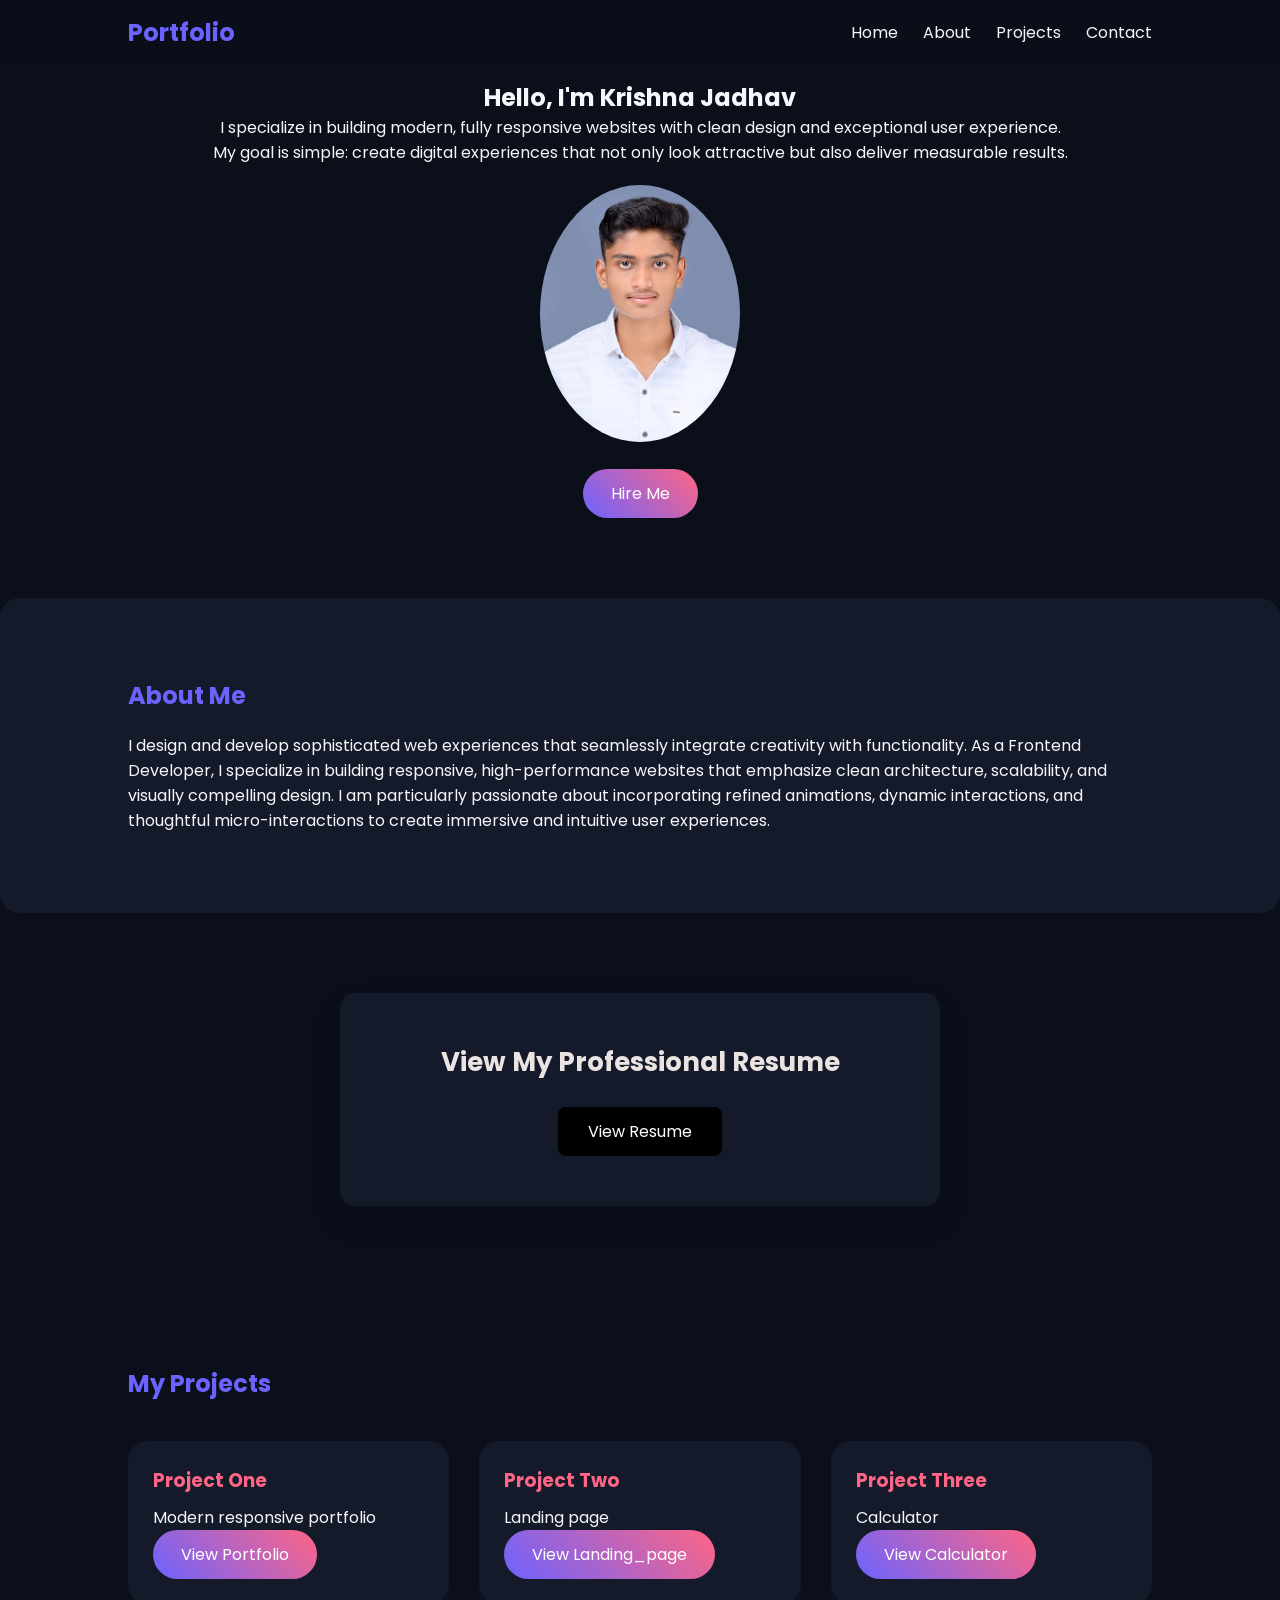
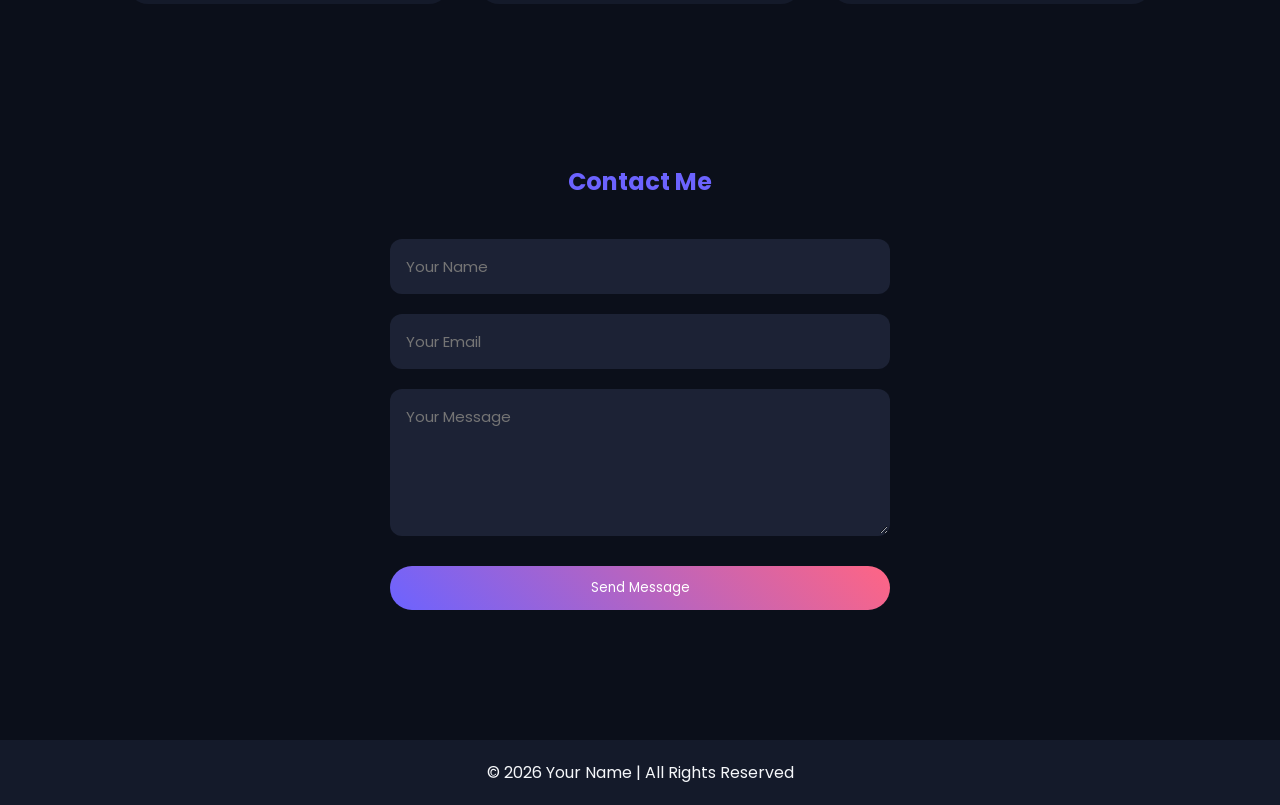
<file: index.html>
<!DOCTYPE html>
<html lang="en">
<head>
    <meta charset="UTF-8">
    <title>My Portfolio</title>
    <meta name="viewport" content="width=device-width, initial-scale=1.0">

    <!-- Google Font -->
    <link href="https://fonts.googleapis.com/css2?family=Poppins:wght@300;400;600;700&display=swap" rel="stylesheet">

    <!-- CSS File -->
    <link rel="stylesheet" href="krishna.css">
</head>

<body>

<!-- ================= NAVBAR ================= -->
<nav>
    <h2 class="logo">Portfolio</h2>

    <ul id="menu">
        <li><a href="#home">Home</a></li>
        <li><a href="#about">About</a></li>
        <li><a href="#projects">Projects</a></li>
        <li><a href="#contact">Contact</a></li>
    </ul>

    <div class="menu-btn" onclick="toggleMenu()">☰</div>
</nav>

<!-- ================= HERO ================= -->
<section class="hero" id="home">
    
    <div class="hero-content">
        <div class="hero-text">
            <h1>Hello, I'm <span>Krishna Jadhav</span></h1>
            <p>I specialize in building modern, fully responsive websites with clean design and exceptional user experience.<br>
                My goal is simple: create digital experiences that not only look attractive but also deliver measurable results.</p>
            
        </div>

        <div class="hero-image">
            <img src="profile.jpg" alt="Krishna Jadhav"><br>
            <a href="#contact" class="btn">Hire Me</a>
        </div>
    </div>

</section>
<!-- ================= ABOUT ================= -->
<section class="about" id="about">
    <h2>About Me</h2>
    <p>
       I design and develop sophisticated web experiences that seamlessly integrate creativity with functionality. As a Frontend Developer, I specialize in building responsive, high-performance websites that emphasize clean architecture, scalability, and visually compelling design.

I am particularly passionate about incorporating refined animations, dynamic interactions, and thoughtful micro-interactions to create immersive and intuitive user experiences.
    </p>
</section>

<!-- ================= RESUME ================= -->
<div class="resume-box">
    <h3>View My Professional Resume</h3>
    <a href="resume.pdf" target="_blank" class="btn">View Resume</a>
</div>
<!-- ================= PROJECTS ================= -->
<section id="projects">
    <h2 class="section-title">My Projects</h2>

    <div class="projects-container">
        <div class="project-card">
            <h3>Project One</h3>
            <p>Modern responsive portfolio</p>
            <a href="/index.html" target="_blank" class="btn">View Portfolio</a>
        </div>

        <div class="project-card">
            <h3>Project Two</h3>
            <p>Landing page</p>
            <a href="/Landing_page.html" target="_blank" class="btn">View Landing_page </a>
          
        </div>

        <div class="project-card">
            <h3>Project Three</h3>
            <p>Calculator</p>
            <a href="/calculator.html" target="_blank" class="btn">View Calculator </a>
        </div>
    </div>
</section>

<!-- ================= CONTACT ================= -->
<section class="contact" id="contact">
    <h2 class="section-title">Contact Me</h2>

    <form class="contact-form">
        <input type="text" placeholder="Your Name" required>
        <input type="email" placeholder="Your Email" required>
        <textarea rows="5" placeholder="Your Message"></textarea>
        <button type="submit" class="btn">Send Message</button>
    </form>
</section>

<!-- ================= FOOTER ================= -->
<footer>
    © <span id="year"></span> Your Name | All Rights Reserved
</footer>

<!-- JS File -->
<script src="krishna.js"></script>

</body>
</html>
</file>
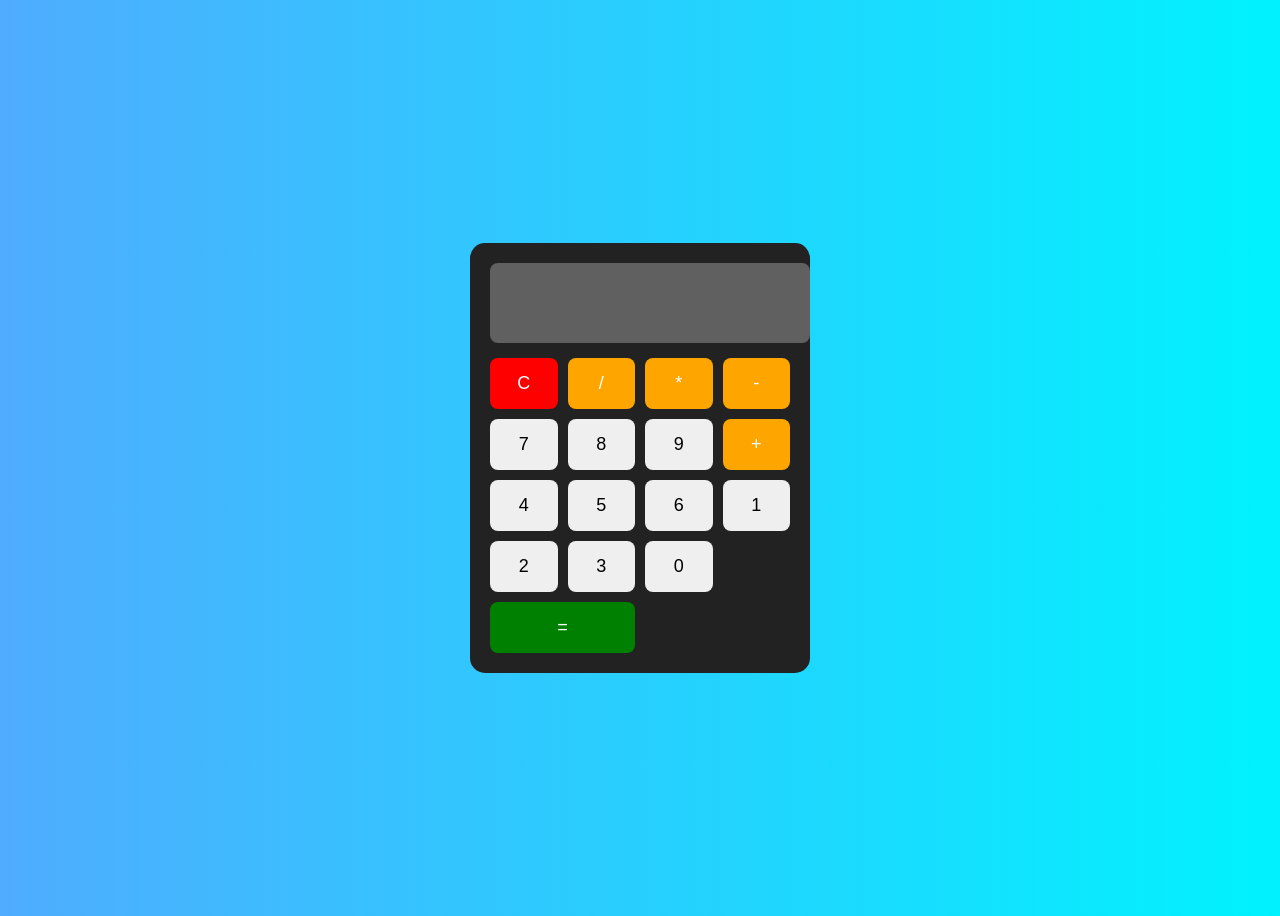
<file: calculator (1).html>
<!DOCTYPE html>
<html>
<head>
    <title>Basic Calculator</title>
    <meta name="viewport" content="width=device-width, initial-scale=1.0">

    <style>
        body {
            display: flex;
            justify-content: center;
            align-items: center;
            height: 100vh;
            background: linear-gradient(to right, #4facfe, #00f2fe);
            font-family: Arial, sans-serif;
        }

        .calculator {
            background: #222;
            padding: 20px;
            border-radius: 15px;
            width: 300px;
        }

        #display {
            width: 100%;
            height: 60px;
            font-size: 22px;
            text-align: right;
            margin-bottom: 15px;
            padding: 10px;
            border: none;
            border-radius: 8px;
        }

        .buttons {
            display: grid;
            grid-template-columns: repeat(4, 1fr);
            gap: 10px;
        }

        button {
            padding: 15px;
            font-size: 18px;
            border: none;
            border-radius: 8px;
            cursor: pointer;
        }

        button:hover {
            opacity: 0.8;
        }

        .operator {
            background-color: orange;
            color: white;
        }

        .equal {
            background-color: green;
            color: white;
            grid-column: span 2;
        }

        .clear {
            background-color: red;
            color: white;
        }
    </style>
</head>

<body>

<div class="calculator">
    <input type="text" id="display" disabled>

    <div class="buttons">
        <button class="clear">C</button>
        <button class="operator">/</button>
        <button class="operator">*</button>
        <button class="operator">-</button>

        <button>7</button>
        <button>8</button>
        <button>9</button>
        <button class="operator">+</button>

        <button>4</button>
        <button>5</button>
        <button>6</button>
        <button>1</button>

        <button>2</button>
        <button>3</button>
        <button>0</button>
        <button class="equal">=</button>
    </div>
</div>

<script>
    let display = document.getElementById("display");
    let buttons = document.querySelectorAll("button");

    let input = "";

    buttons.forEach(function(button) {

        button.addEventListener("click", function() {

            let value = button.textContent;

            if (value === "C") {
                input = "";
                display.value = "";
            }

            else if (value === "=") {
                try {
                    input = eval(input);   // perform calculation
                    display.value = input;
                } 
                catch {
                    display.value = "Error";
                }
            }

            else {
                input += value;
                display.value = input;
            }

        });

    });
</script>

</body>
</html>
</file>
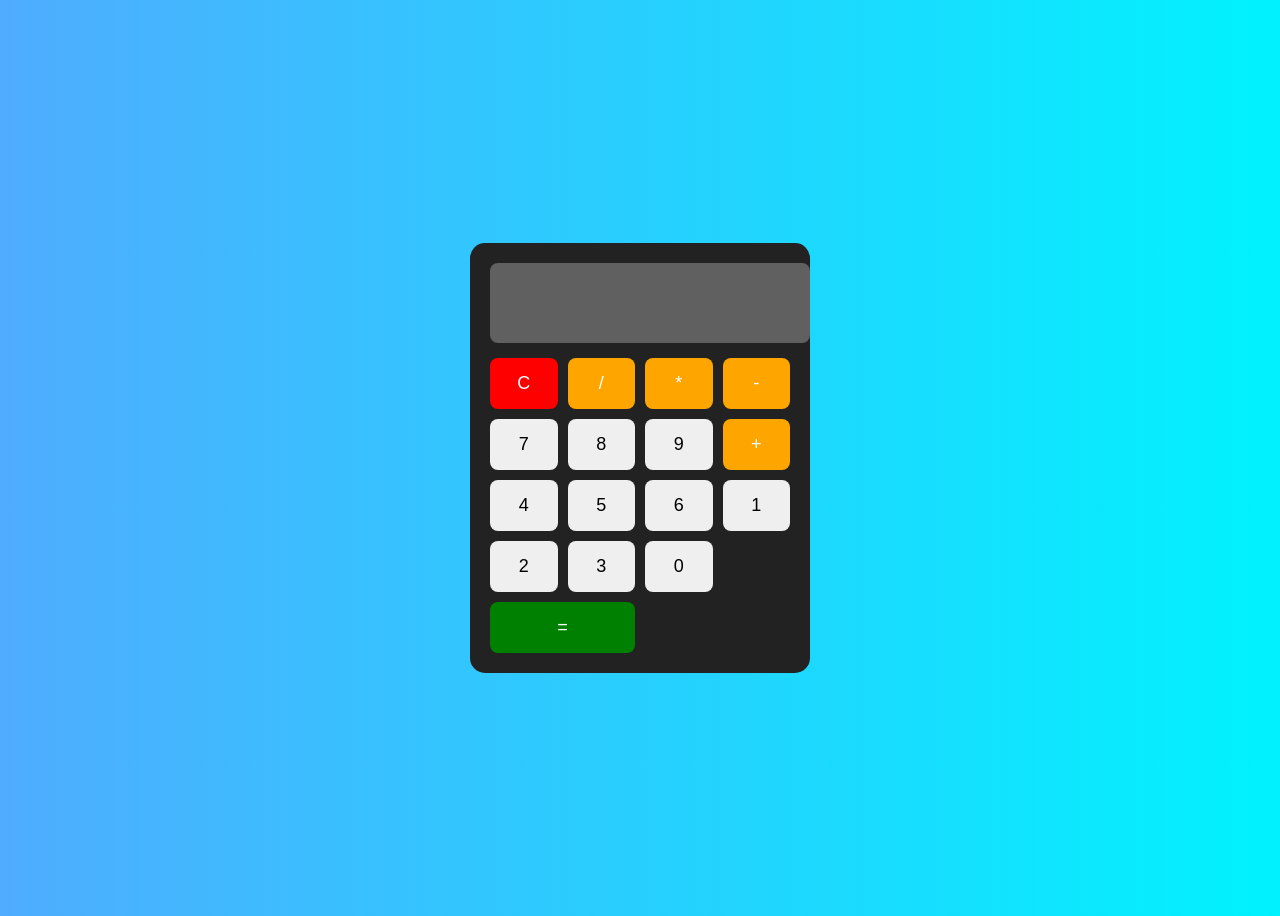
<file: calculator.html>
<!DOCTYPE html>
<html>
<head>
    <title>Basic Calculator</title>
    <meta name="viewport" content="width=device-width, initial-scale=1.0">

    <style>
        body {
            display: flex;
            justify-content: center;
            align-items: center;
            height: 100vh;
            background: linear-gradient(to right, #4facfe, #00f2fe);
            font-family: Arial, sans-serif;
        }

        .calculator {
            background: #222;
            padding: 20px;
            border-radius: 15px;
            width: 300px;
        }

        #display {
            width: 100%;
            height: 60px;
            font-size: 22px;
            text-align: right;
            margin-bottom: 15px;
            padding: 10px;
            border: none;
            border-radius: 8px;
        }

        .buttons {
            display: grid;
            grid-template-columns: repeat(4, 1fr);
            gap: 10px;
        }

        button {
            padding: 15px;
            font-size: 18px;
            border: none;
            border-radius: 8px;
            cursor: pointer;
        }

        button:hover {
            opacity: 0.8;
        }

        .operator {
            background-color: orange;
            color: white;
        }

        .equal {
            background-color: green;
            color: white;
            grid-column: span 2;
        }

        .clear {
            background-color: red;
            color: white;
        }
    </style>
</head>

<body>

<div class="calculator">
    <input type="text" id="display" disabled>

    <div class="buttons">
        <button class="clear">C</button>
        <button class="operator">/</button>
        <button class="operator">*</button>
        <button class="operator">-</button>

        <button>7</button>
        <button>8</button>
        <button>9</button>
        <button class="operator">+</button>

        <button>4</button>
        <button>5</button>
        <button>6</button>
        <button>1</button>

        <button>2</button>
        <button>3</button>
        <button>0</button>
        <button class="equal">=</button>
    </div>
</div>

<script>
    let display = document.getElementById("display");
    let buttons = document.querySelectorAll("button");

    let input = "";

    buttons.forEach(function(button) {

        button.addEventListener("click", function() {

            let value = button.textContent;

            if (value === "C") {
                input = "";
                display.value = "";
            }

            else if (value === "=") {
                try {
                    input = eval(input);   // perform calculation
                    display.value = input;
                } 
                catch {
                    display.value = "Error";
                }
            }

            else {
                input += value;
                display.value = input;
            }

        });

    });
</script>

</body>
</html>
</file>
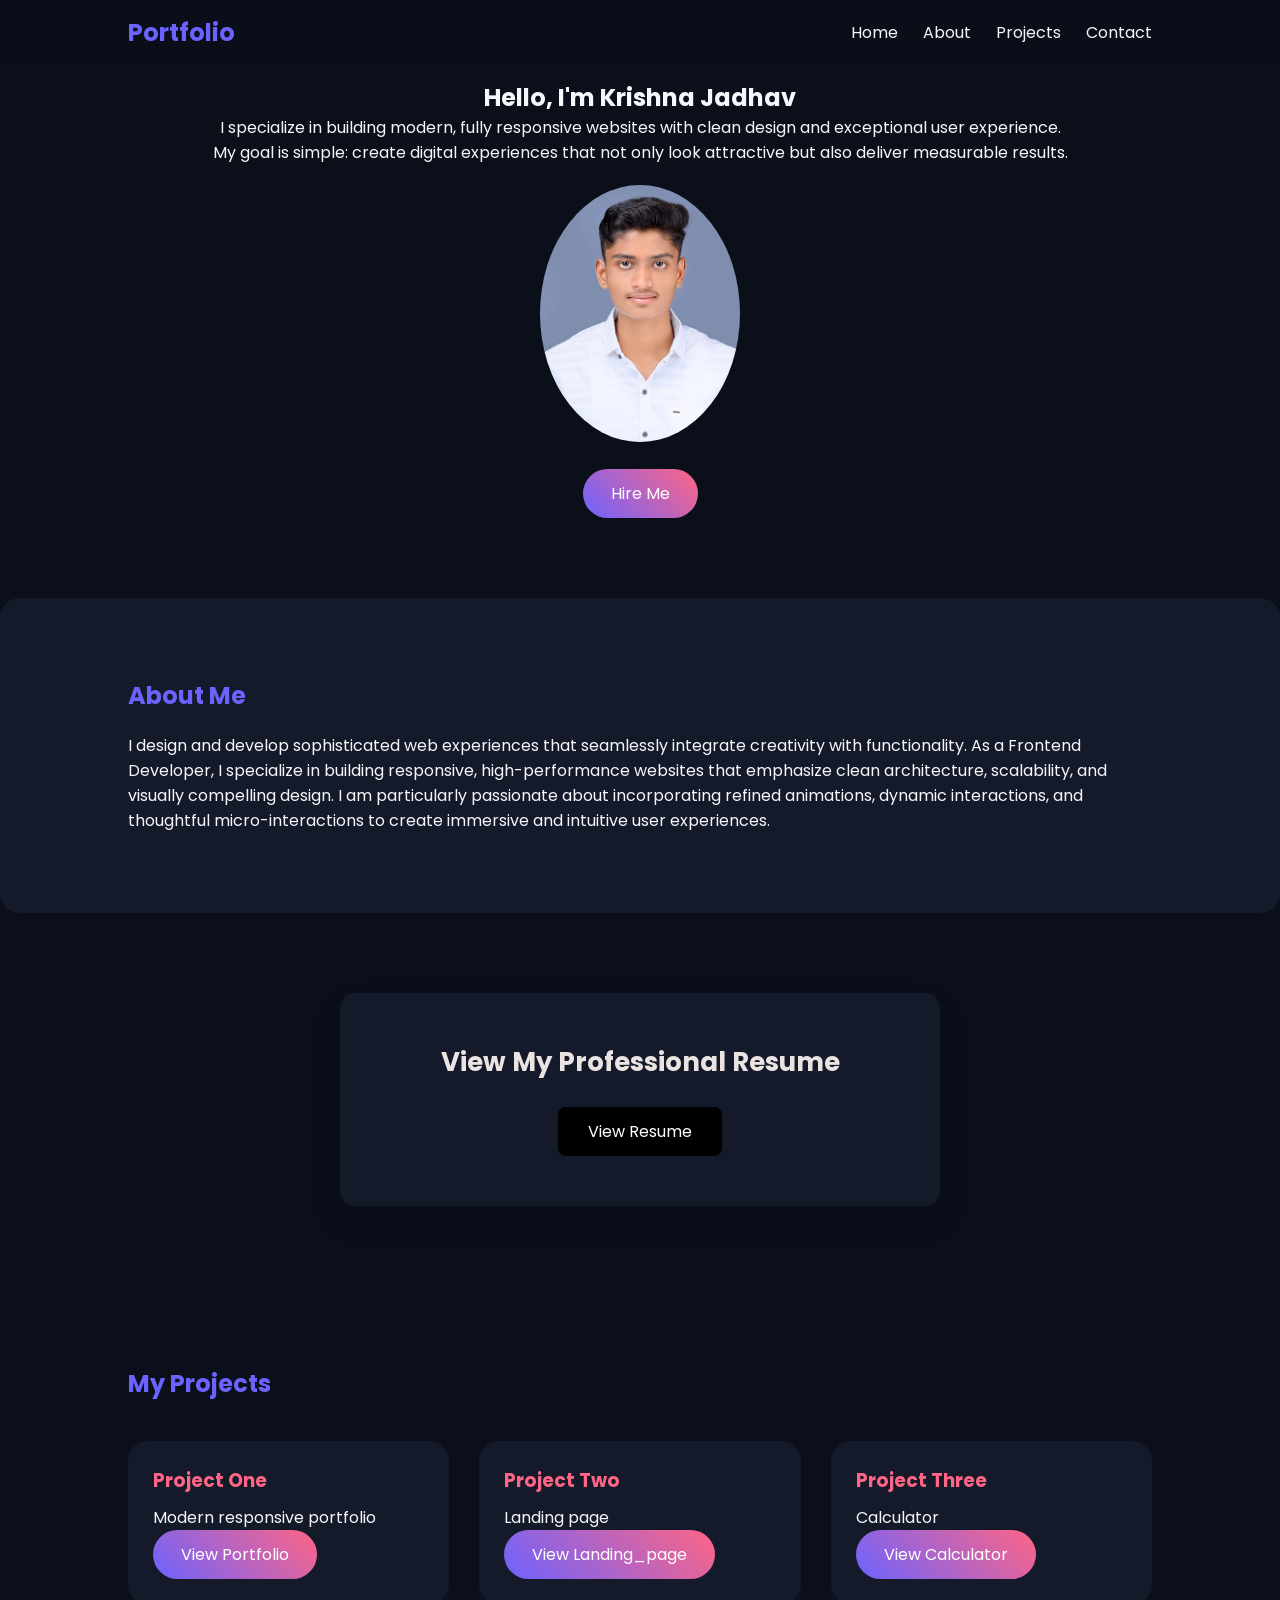
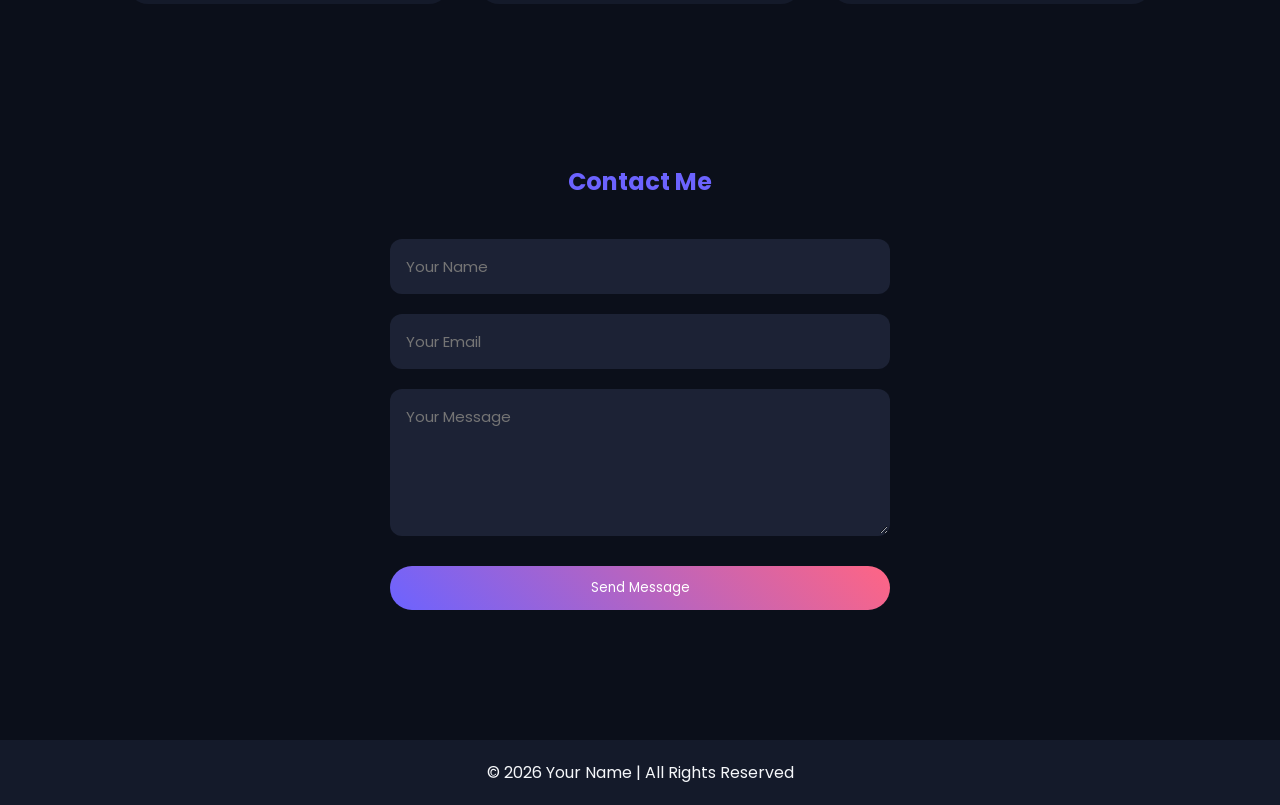
<file: krishna (2).html>
<!DOCTYPE html>
<html lang="en">
<head>
    <meta charset="UTF-8">
    <title>My Portfolio</title>
    <meta name="viewport" content="width=device-width, initial-scale=1.0">

    <!-- Google Font -->
    <link href="https://fonts.googleapis.com/css2?family=Poppins:wght@300;400;600;700&display=swap" rel="stylesheet">

    <!-- CSS File -->
    <link rel="stylesheet" href="krishna.css">
</head>

<body>

<!-- ================= NAVBAR ================= -->
<nav>
    <h2 class="logo">Portfolio</h2>

    <ul id="menu">
        <li><a href="#home">Home</a></li>
        <li><a href="#about">About</a></li>
        <li><a href="#projects">Projects</a></li>
        <li><a href="#contact">Contact</a></li>
    </ul>

    <div class="menu-btn" onclick="toggleMenu()">☰</div>
</nav>

<!-- ================= HERO ================= -->
<section class="hero" id="home">
    
    <div class="hero-content">
        <div class="hero-text">
            <h1>Hello, I'm <span>Krishna Jadhav</span></h1>
            <p>I specialize in building modern, fully responsive websites with clean design and exceptional user experience.<br>
                My goal is simple: create digital experiences that not only look attractive but also deliver measurable results.</p>
            
        </div>

        <div class="hero-image">
            <img src="profile.jpg" alt="Krishna Jadhav"><br>
            <a href="#contact" class="btn">Hire Me</a>
        </div>
    </div>

</section>
<!-- ================= ABOUT ================= -->
<section class="about" id="about">
    <h2>About Me</h2>
    <p>
       I design and develop sophisticated web experiences that seamlessly integrate creativity with functionality. As a Frontend Developer, I specialize in building responsive, high-performance websites that emphasize clean architecture, scalability, and visually compelling design.

I am particularly passionate about incorporating refined animations, dynamic interactions, and thoughtful micro-interactions to create immersive and intuitive user experiences.
    </p>
</section>

<!-- ================= RESUME ================= -->
<div class="resume-box">
    <h3>View My Professional Resume</h3>
    <a href="resume.pdf" target="_blank" class="btn">View Resume</a>
</div>
<!-- ================= PROJECTS ================= -->
<section id="projects">
    <h2 class="section-title">My Projects</h2>

    <div class="projects-container">
        <div class="project-card">
            <h3>Project One</h3>
            <p>Modern responsive portfolio</p>
            <a href="/krishna.html" target="_blank" class="btn">View Portfolio</a>
        </div>

        <div class="project-card">
            <h3>Project Two</h3>
            <p>Landing page</p>
            <a href="/Landing_page.html" target="_blank" class="btn">View Landing_page </a>
          
        </div>

        <div class="project-card">
            <h3>Project Three</h3>
            <p>Calculator</p>
            <a href="/calculator.html" target="_blank" class="btn">View Calculator </a>
        </div>
    </div>
</section>

<!-- ================= CONTACT ================= -->
<section class="contact" id="contact">
    <h2 class="section-title">Contact Me</h2>

    <form class="contact-form">
        <input type="text" placeholder="Your Name" required>
        <input type="email" placeholder="Your Email" required>
        <textarea rows="5" placeholder="Your Message"></textarea>
        <button type="submit" class="btn">Send Message</button>
    </form>
</section>

<!-- ================= FOOTER ================= -->
<footer>
    © <span id="year"></span> Your Name | All Rights Reserved
</footer>

<!-- JS File -->
<script src="krishna.js"></script>

</body>
</html>
</file>
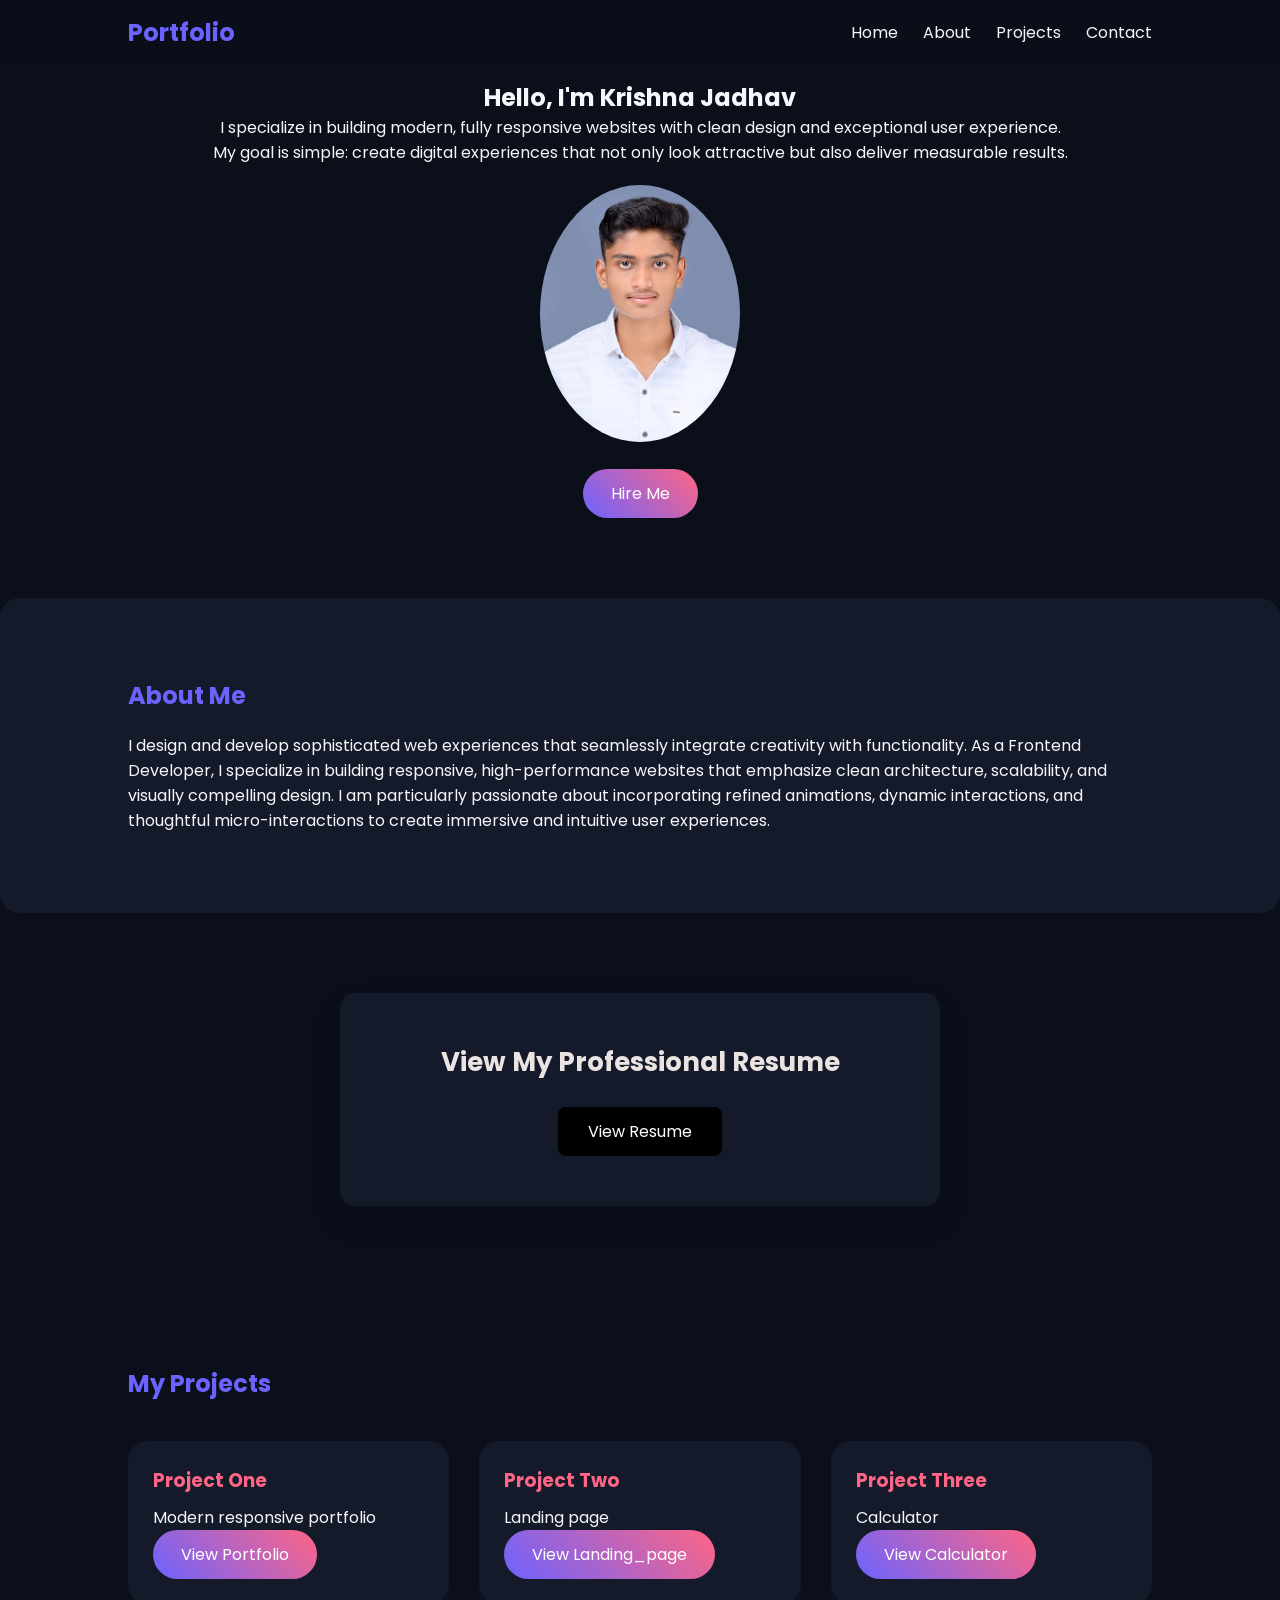
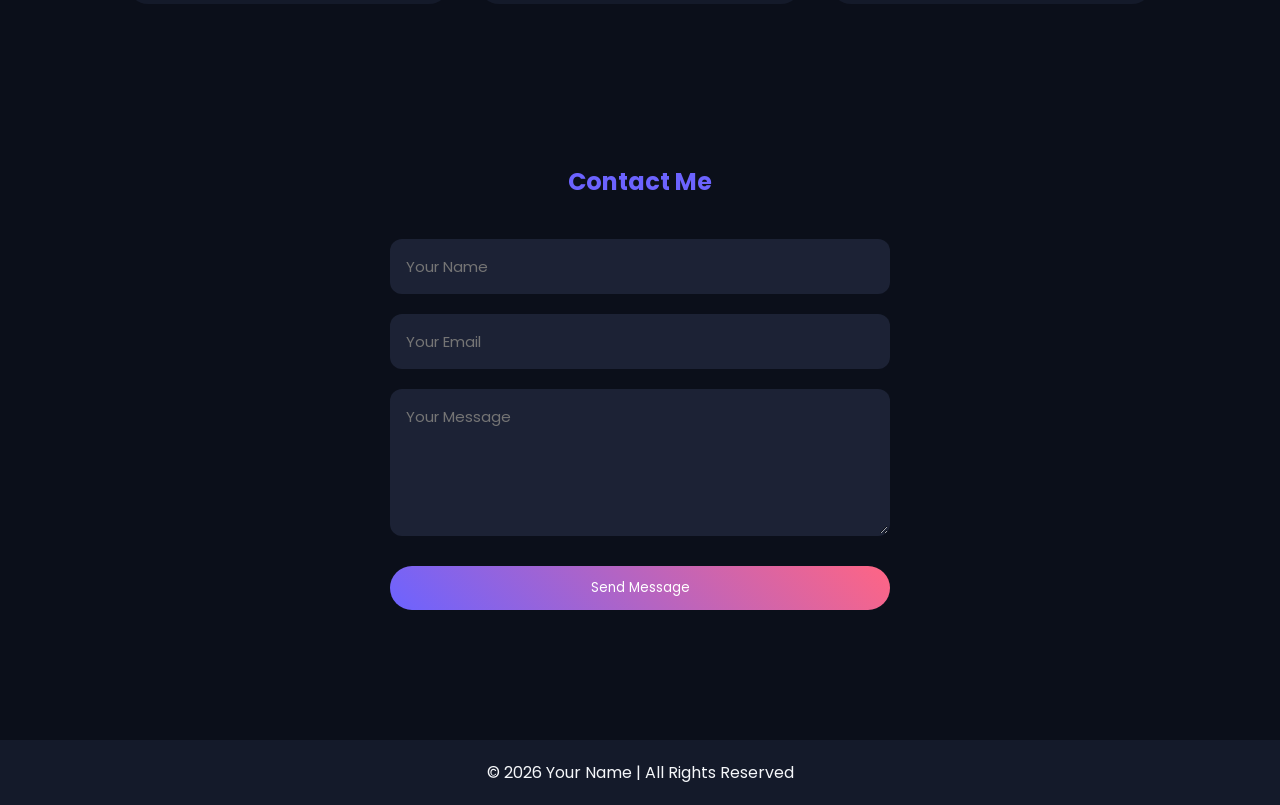
<file: krishna.html>
<!DOCTYPE html>
<html lang="en">
<head>
    <meta charset="UTF-8">
    <title>My Portfolio</title>
    <meta name="viewport" content="width=device-width, initial-scale=1.0">

    <!-- Google Font -->
    <link href="https://fonts.googleapis.com/css2?family=Poppins:wght@300;400;600;700&display=swap" rel="stylesheet">

    <!-- CSS File -->
    <link rel="stylesheet" href="krishna.css">
</head>

<body>

<!-- ================= NAVBAR ================= -->
<nav>
    <h2 class="logo">Portfolio</h2>

    <ul id="menu">
        <li><a href="#home">Home</a></li>
        <li><a href="#about">About</a></li>
        <li><a href="#projects">Projects</a></li>
        <li><a href="#contact">Contact</a></li>
    </ul>

    <div class="menu-btn" onclick="toggleMenu()">☰</div>
</nav>

<!-- ================= HERO ================= -->
<section class="hero" id="home">
    
    <div class="hero-content">
        <div class="hero-text">
            <h1>Hello, I'm <span>Krishna Jadhav</span></h1>
            <p>I specialize in building modern, fully responsive websites with clean design and exceptional user experience.<br>
                My goal is simple: create digital experiences that not only look attractive but also deliver measurable results.</p>
            
        </div>

        <div class="hero-image">
            <img src="profile.jpg" alt="Krishna Jadhav"><br>
            <a href="#contact" class="btn">Hire Me</a>
        </div>
    </div>

</section>
<!-- ================= ABOUT ================= -->
<section class="about" id="about">
    <h2>About Me</h2>
    <p>
       I design and develop sophisticated web experiences that seamlessly integrate creativity with functionality. As a Frontend Developer, I specialize in building responsive, high-performance websites that emphasize clean architecture, scalability, and visually compelling design.

I am particularly passionate about incorporating refined animations, dynamic interactions, and thoughtful micro-interactions to create immersive and intuitive user experiences.
    </p>
</section>

<!-- ================= RESUME ================= -->
<div class="resume-box">
    <h3>View My Professional Resume</h3>
    <a href="resume.pdf" target="_blank" class="btn">View Resume</a>
</div>
<!-- ================= PROJECTS ================= -->
<section id="projects">
    <h2 class="section-title">My Projects</h2>

    <div class="projects-container">
        <div class="project-card">
            <h3>Project One</h3>
            <p>Modern responsive portfolio</p>
            <a href="/krishna.html" target="_blank" class="btn">View Portfolio</a>
        </div>

        <div class="project-card">
            <h3>Project Two</h3>
            <p>Landing page</p>
            <a href="/Landing_page.html" target="_blank" class="btn">View Landing_page </a>
          
        </div>

        <div class="project-card">
            <h3>Project Three</h3>
            <p>Calculator</p>
            <a href="/calculator.html" target="_blank" class="btn">View Calculator </a>
        </div>
    </div>
</section>

<!-- ================= CONTACT ================= -->
<section class="contact" id="contact">
    <h2 class="section-title">Contact Me</h2>

    <form class="contact-form">
        <input type="text" placeholder="Your Name" required>
        <input type="email" placeholder="Your Email" required>
        <textarea rows="5" placeholder="Your Message"></textarea>
        <button type="submit" class="btn">Send Message</button>
    </form>
</section>

<!-- ================= FOOTER ================= -->
<footer>
    © <span id="year"></span> Your Name | All Rights Reserved
</footer>

<!-- JS File -->
<script src="krishna.js"></script>

</body>
</html>
</file>
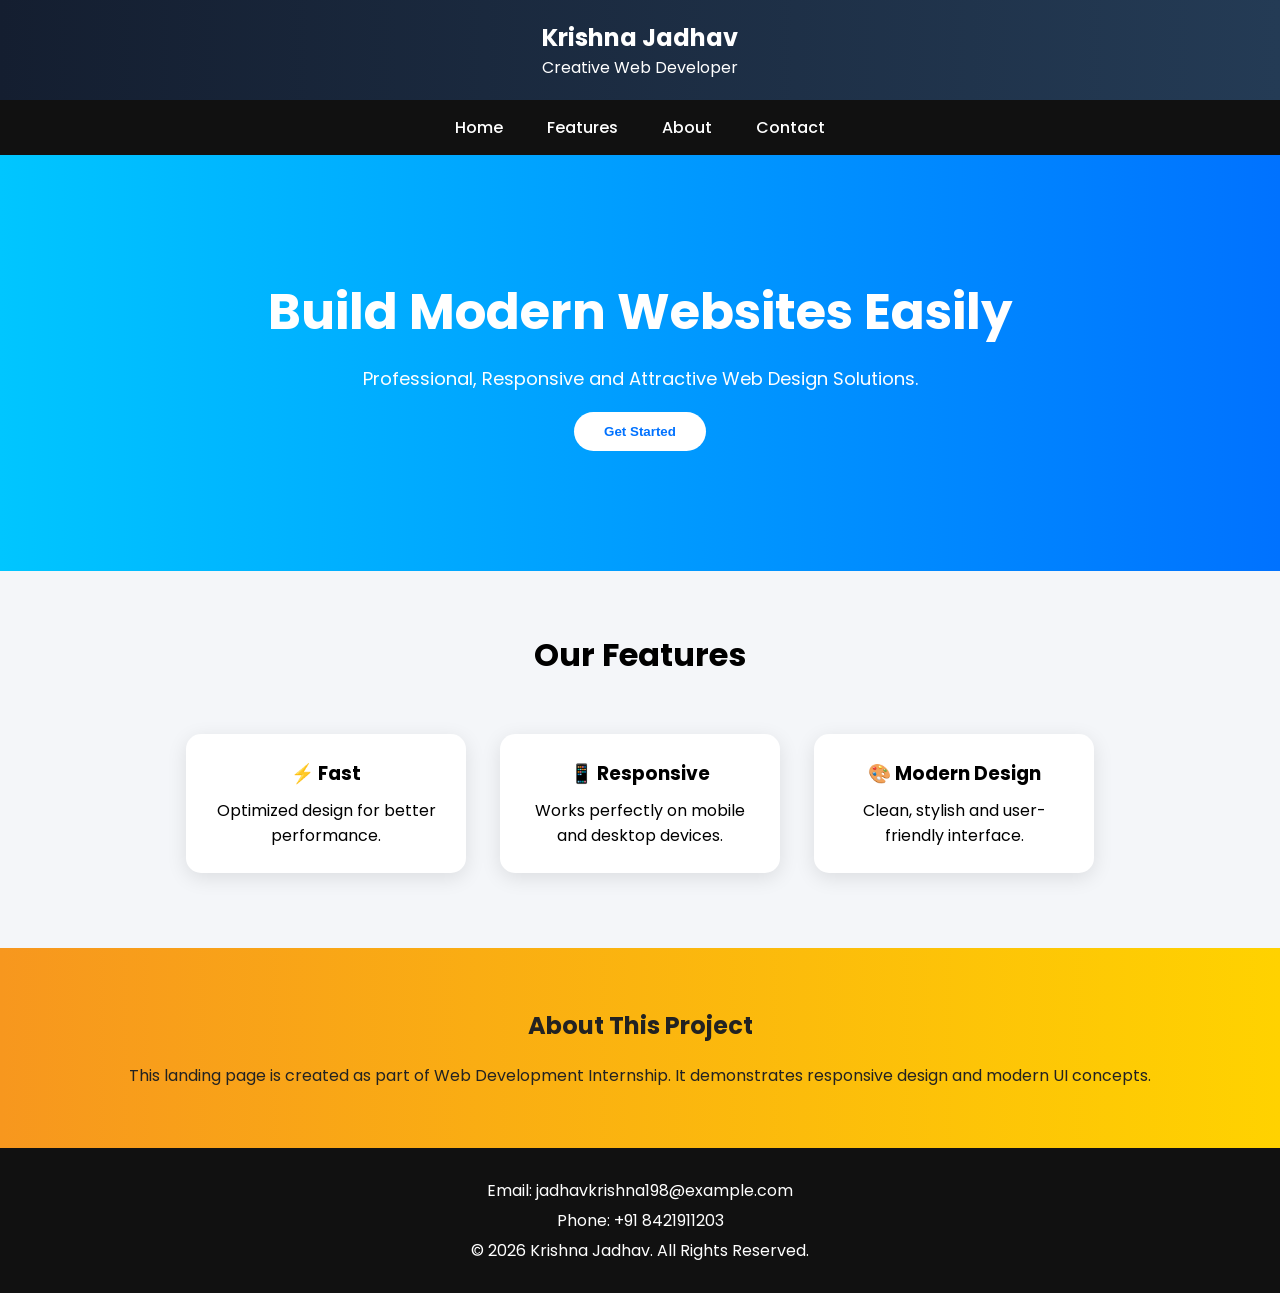
<file: Landing_page.html>
<!DOCTYPE html>
<html>
<head>
    <title>Modern Landing Page</title>
    <meta name="viewport" content="width=device-width, initial-scale=1.0">

    <!-- Google Font -->
    <link href="https://fonts.googleapis.com/css2?family=Poppins:wght@300;500;700&display=swap" rel="stylesheet">

    <style>
        *{
            margin:0;
            padding:0;
            box-sizing:border-box;
            scroll-behavior:smooth;
        }

        body {
            font-family: 'Poppins', sans-serif;
        }

        /* Header */
        header {
            background: linear-gradient(to right, #141e30, #243b55);
            color: white;
            padding: 20px;
            text-align: center;
        }

        /* Navigation */
        nav {
            background: #111;
            text-align: center;
            padding: 15px;
            position: sticky;
            top: 0;
            z-index: 1000;
        }

        nav a {
            color: white;
            text-decoration: none;
            margin: 0 20px;
            font-weight: 500;
            transition: 0.3s;
        }

        nav a:hover {
            color: #00f2fe;
        }

        /* Hero Section */
        .hero {
            background: linear-gradient(to right, #00c6ff, #0072ff);
            color: white;
            text-align: center;
            padding: 120px 20px;
        }

        .hero h1 {
            font-size: 50px;
            margin-bottom: 15px;
        }

        .hero p {
            font-size: 18px;
            margin-bottom: 20px;
        }

        .hero button {
            padding: 12px 30px;
            border: none;
            background: white;
            color: #0072ff;
            font-weight: bold;
            border-radius: 30px;
            cursor: pointer;
            transition: 0.3s;
        }

        .hero button:hover {
            background: #111;
            color: white;
        }

        /* Features */
        .features {
            padding: 60px 20px;
            text-align: center;
            background: #f4f6f9;
        }

        .features h2 {
            margin-bottom: 40px;
            font-size: 32px;
        }

        .box {
            display: inline-block;
            width: 280px;
            margin: 15px;
            padding: 25px;
            background: white;
            border-radius: 15px;
            box-shadow: 0 5px 20px rgba(0,0,0,0.1);
            transition: 0.3s;
        }

        .box:hover {
            transform: translateY(-10px);
        }

        .box h3 {
            margin-bottom: 10px;
        }

        /* About Section */
        .about {
            padding: 60px 20px;
            text-align: center;
            background: linear-gradient(to right, #f7971e, #ffd200);
            color: #222;
        }

        .about h2 {
            margin-bottom: 20px;
        }

        /* Footer */
        footer {
            background: #111;
            color: white;
            text-align: center;
            padding: 25px;
        }

        footer p {
            margin: 5px;
        }

        /* Responsive */
        @media (max-width: 768px) {
            .hero h1 {
                font-size: 32px;
            }

            .box {
                width: 90%;
            }

            nav a {
                display: block;
                margin: 10px 0;
            }
        }
    </style>
</head>

<body>

    <header>
        <h2>Krishna Jadhav</h2>
        <p>Creative Web Developer</p>
    </header>

    <nav>
        <a href="#">Home</a>
        <a href="#">Features</a>
        <a href="#">About</a>
        <a href="#">Contact</a>
    </nav>

    <section class="hero">
        <h1>Build Modern Websites Easily</h1>
        <p>Professional, Responsive and Attractive Web Design Solutions.</p>
        <button>Get Started</button>
    </section>

    <section class="features">
        <h2>Our Features</h2>

        <div class="box">
            <h3>⚡ Fast</h3>
            <p>Optimized design for better performance.</p>
        </div>

        <div class="box">
            <h3>📱 Responsive</h3>
            <p>Works perfectly on mobile and desktop devices.</p>
        </div>

        <div class="box">
            <h3>🎨 Modern Design</h3>
            <p>Clean, stylish and user-friendly interface.</p>
        </div>

    </section>

    <section class="about">
        <h2>About This Project</h2>
        <p>This landing page is created as part of Web Development Internship. It demonstrates responsive design and modern UI concepts.</p>
    </section>

    <footer>
        <p>Email: jadhavkrishna198@example.com</p>
        <p>Phone: +91 8421911203</p>
        <p>© 2026 Krishna Jadhav. All Rights Reserved.</p>
    </footer>

</body>
</html>
</file>
<file: krishna.css>
/* ================= GLOBAL ================= */

*{
    margin:0;
    padding:0;
    box-sizing:border-box;
    font-family: 'Poppins', sans-serif;
}

body{
    background:#0B0F1A;
    color:#F5F7FA;
    scroll-behavior:smooth;
}

section{
    padding:80px 10%;
}

/* ================= NAV ================= */

nav{
    position:fixed;
    width:100%;
    background:rgba(11,15,26,0.9);
    display:flex;
    justify-content:space-between;
    align-items:center;
    padding:15px 10%;
    backdrop-filter:blur(10px);
    z-index:1000;
}

.logo{
    color:#6C63FF;
}

nav ul{
    display:flex;
    list-style:none;
}

nav ul li{
    margin-left:25px;
}

nav ul li a{
    text-decoration:none;
    color:#F5F7FA;
    transition:0.3s;
}

nav ul li a:hover{
    color:#FF6584;
}

/* ================= HERO ================= */

.hero-content{
    flex-direction:column;
    text-align:center;
}

.hero-image img{

    width: 200px;
    border-radius: 100%;
    margin: 20px 0;
}

.btn{
    display:inline-block;
    padding:12px 28px;
    background:linear-gradient(45deg,#6C63FF,#FF6584);
    border-radius:30px;
    text-decoration:none;
    color:white;
    transition:0.4s;
    border:none;
    cursor:pointer;
}

.btn:hover{
    transform:scale(1.1);
    box-shadow:0 10px 25px rgba(255,101,132,0.4);
}

/* ================= ABOUT ================= */

.about{
    background:#141a2a;
    border-radius:20px;
}

.about h2{
    margin-bottom:20px;
    color:#6C63FF;
}

.resume-box {
    max-width: 600px;
    margin: 80px auto;
    padding: 50px 30px;
    text-align: center;
    background: #141a2a;
    border-radius: 15px;
    box-shadow: 0 15px 35px rgba(0, 0, 0, 0.08);
    transition: 0.3s ease;
}

.resume-box:hover {
    transform: translateY(-5px);
}

.resume-box h3 {
    font-size: 26px;
    margin-bottom: 25px;
    color: #ebe2e2;
}

.resume-box .btn {
    padding: 12px 30px;
    background: #000;
    color: #fff;
    border-radius: 8px;
    text-decoration: none;
    transition: 0.3s ease;
}

.resume-box .btn:hover {
    background: #444;
}

.resume-box:hover{
    transform:translateY(-12px) scale(1.03);
    box-shadow:0 15px 35px rgba(108,99,255,0.3);
}


/* ================= PROJECTS ================= */

.section-title{
    margin-bottom:40px;
    color:#6C63FF;
}

.projects-container{
    display:grid;
    grid-template-columns:repeat(3,1fr);
    gap:30px;
}

.project-card{
    background:#141a2a;
    padding:25px;
    border-radius:20px;
    transition:0.4s;
}

.project-card:hover{
    transform:translateY(-12px) scale(1.03);
    box-shadow:0 15px 35px rgba(108,99,255,0.3);
}

.project-card h3{
    margin-bottom:10px;
    color:#FF6584;
}

/* ================= CONTACT SECTION ================= */

.contact {
    text-align: center;
}

.contact-form {
    display: flex;
    flex-direction: column;
    max-width: 500px;
    margin: auto;
}

.contact-form input,
.contact-form textarea {
    margin-bottom: 20px;
    padding: 14px;
    border-radius: 12px;
    border: 2px solid transparent;
    background: #1c2235;
    color: #F5F7FA;
    outline: none;
    transition: 0.4s ease;
    font-size: 15px;
}

/* 🔥 PURPLE GLOW EFFECT */
.contact-form input:hover,
.contact-form textarea:hover,
.contact-form input:focus,
.contact-form textarea:focus {
    border-color: #6C63FF;
    box-shadow: 0 0 15px rgba(108, 99, 255, 0.7);
    transform: scale(1.03);
}

.contact-form button {
    margin-top: 10px;
}
/* ================= FOOTER ================= */

footer{
    text-align:center;
    padding:20px;
    background:#141a2a;
    margin-top:50px;
}

/* ================= RESPONSIVE ================= */

@media(max-width:900px){
    .projects-container{
        grid-template-columns:repeat(2,1fr);
    }
}

@media(max-width:600px){

    nav ul{
        display:none;
        flex-direction:column;
        position:absolute;
        top:60px;
        right:10%;
        background:#141a2a;
        padding:20px;
        border-radius:10px;
    }

    nav ul.show{
        display:flex;
    }

    .menu-btn{
        display:block;
        cursor:pointer;
        font-size:22px;
    }

    .projects-container{
        grid-template-columns:1fr;
    }
}

.menu-btn{
    display:none;
}
</file>
